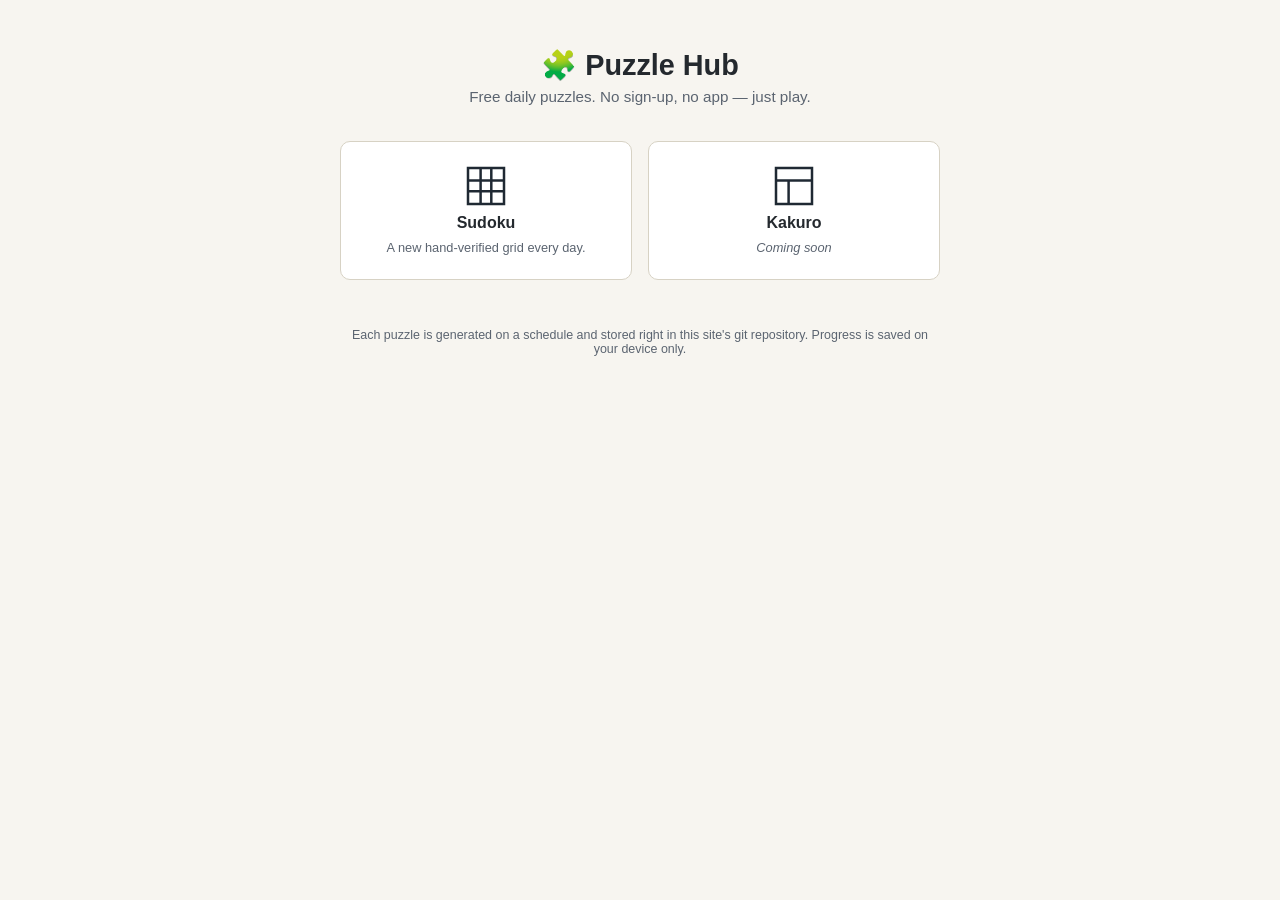
<file: index.html>
<!doctype html>
<html lang="en">
<head>
<meta charset="UTF-8" />
<meta name="viewport" content="width=device-width, initial-scale=1, maximum-scale=1" />

<title>Puzzle Hub — Free Daily Puzzles</title>
<meta name="description" content="A growing collection of free daily puzzles — sudoku, kakuro, and more. No sign-up, no app, a new puzzle every day." />
<meta name="robots" content="index, follow" />
<link rel="canonical" href="https://puzzles.souravkhoso1.com/" />

<meta property="og:title" content="Puzzle Hub — Free Daily Puzzles" />
<meta property="og:description" content="A growing collection of free daily puzzles — sudoku, kakuro, and more." />
<meta property="og:type" content="website" />
<meta property="og:url" content="https://puzzles.souravkhoso1.com/" />
<meta property="og:site_name" content="Puzzle Hub" />

<meta name="twitter:card" content="summary" />
<meta name="twitter:title" content="Puzzle Hub — Free Daily Puzzles" />
<meta name="twitter:description" content="A growing collection of free daily puzzles — sudoku, kakuro, and more." />

<meta name="theme-color" content="#f7f5f0" media="(prefers-color-scheme: light)" />
<meta name="theme-color" content="#1b1f24" media="(prefers-color-scheme: dark)" />

<link rel="stylesheet" href="css/hub.css" />
<link rel="icon" href="data:image/svg+xml,%3Csvg xmlns='http://www.w3.org/2000/svg' viewBox='0 0 100 100'%3E%3Crect width='100' height='100' fill='%23F7F5F0'/%3E%3Ctext x='50' y='68' font-size='55' text-anchor='middle'%3E%F0%9F%A7%A9%3C/text%3E%3C/svg%3E" />
</head>
<body>

<div class="wrap">
  <header class="hub-header">
    <h1>🧩 Puzzle Hub</h1>
    <p class="tagline">Free daily puzzles. No sign-up, no app — just play.</p>
  </header>

  <main class="puzzle-grid">
    <a class="puzzle-card" href="/sudoku/">
      <span class="puzzle-icon" aria-hidden="true">
        <svg viewBox="0 0 40 40"><rect x="2" y="2" width="36" height="36" fill="none" stroke="currentColor" stroke-width="2.5"/><line x1="14.6" y1="2" x2="14.6" y2="38" stroke="currentColor" stroke-width="2.5"/><line x1="25.3" y1="2" x2="25.3" y2="38" stroke="currentColor" stroke-width="2.5"/><line x1="2" y1="14.6" x2="38" y2="14.6" stroke="currentColor" stroke-width="2.5"/><line x1="2" y1="25.3" x2="38" y2="25.3" stroke="currentColor" stroke-width="2.5"/></svg>
      </span>
      <span class="puzzle-name">Sudoku</span>
      <span class="puzzle-desc">A new hand-verified grid every day.</span>
    </a>

    <a class="puzzle-card puzzle-card-soon" href="/kakuro/">
      <span class="puzzle-icon" aria-hidden="true">
        <svg viewBox="0 0 40 40"><rect x="2" y="2" width="36" height="36" fill="none" stroke="currentColor" stroke-width="2.5"/><line x1="2" y1="14.6" x2="38" y2="14.6" stroke="currentColor" stroke-width="2.5"/><line x1="14.6" y1="14.6" x2="14.6" y2="38" stroke="currentColor" stroke-width="2.5"/></svg>
      </span>
      <span class="puzzle-name">Kakuro</span>
      <span class="puzzle-desc">Coming soon</span>
    </a>
  </main>

  <footer class="hub-footer">
    <p>Each puzzle is generated on a schedule and stored right in this site's git repository. Progress is saved on your device only.</p>
  </footer>
</div>

</body>
</html>
</file>
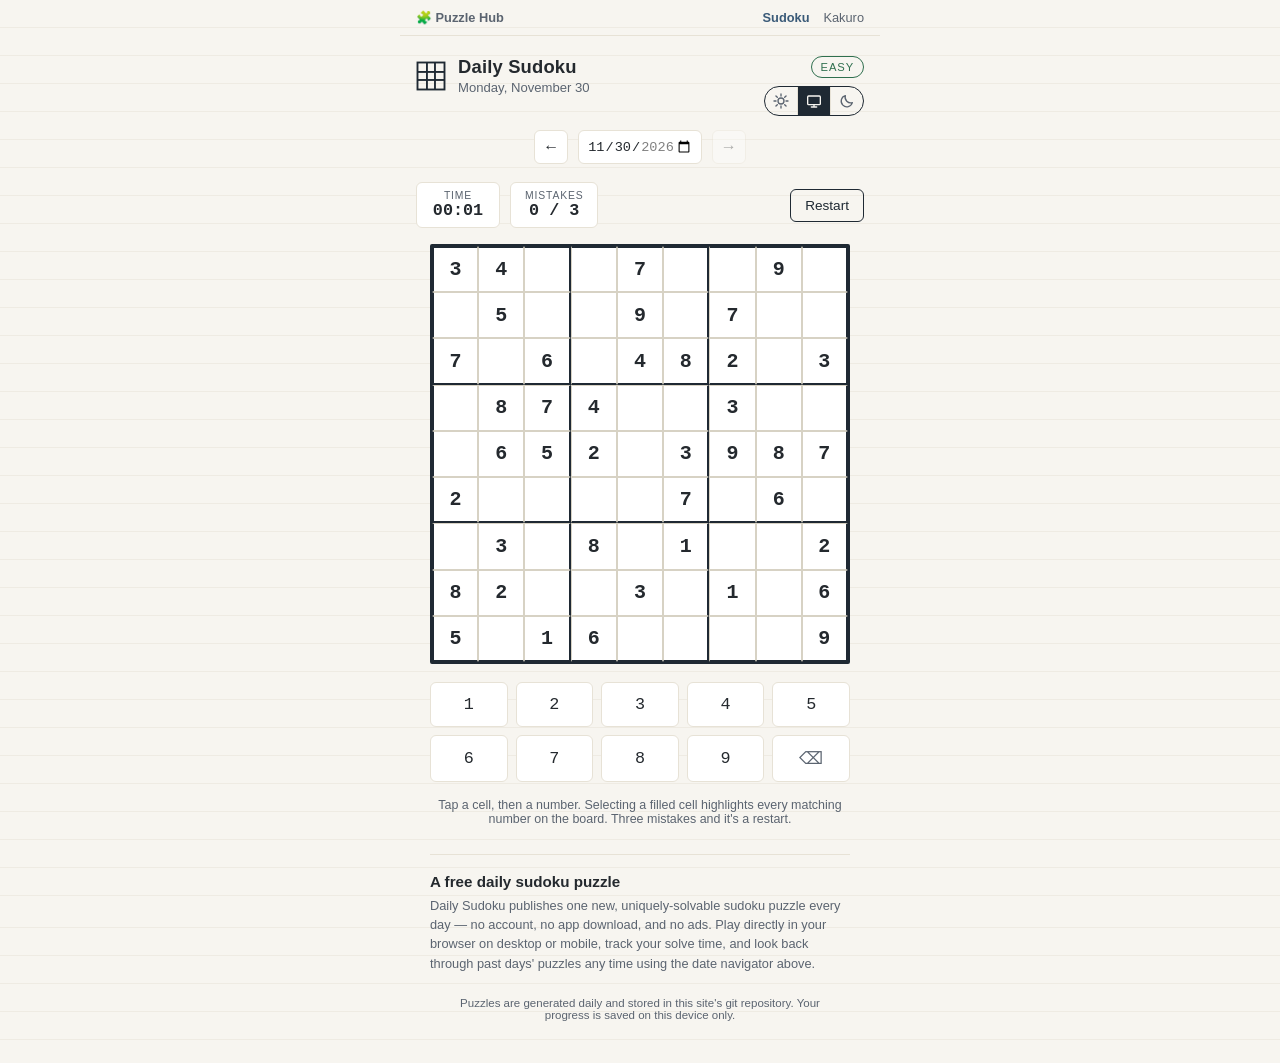
<file: sudoku/index.html>
<!doctype html>
<html lang="en">
<head>
<meta charset="UTF-8" />
<meta name="viewport" content="width=device-width, initial-scale=1, maximum-scale=1" />

<title id="pageTitle">Daily Sudoku — A New Puzzle Every Day, Free</title>
<meta id="metaDescription" name="description" content="Play a free daily sudoku puzzle in your browser. No sign-up, no app — a new hand-verified puzzle every day, with light, dark, and system themes." />
<meta name="robots" content="index, follow" />
<link id="canonicalLink" rel="canonical" href="https://puzzles.souravkhoso1.com/sudoku/" />

<!-- Open Graph -->
<meta id="ogTitle" property="og:title" content="Daily Sudoku — A New Puzzle Every Day" />
<meta id="ogDescription" property="og:description" content="Play a free daily sudoku puzzle in your browser. No sign-up, no app." />
<meta property="og:type" content="website" />
<meta id="ogUrl" property="og:url" content="https://puzzles.souravkhoso1.com/sudoku/" />
<meta property="og:image" content="https://puzzles.souravkhoso1.com/sudoku/assets/og-image.png" />
<meta property="og:site_name" content="Puzzle Hub" />

<!-- Twitter card -->
<meta name="twitter:card" content="summary_large_image" />
<meta id="twitterTitle" name="twitter:title" content="Daily Sudoku — A New Puzzle Every Day" />
<meta id="twitterDescription" name="twitter:description" content="Play a free daily sudoku puzzle in your browser. No sign-up, no app." />
<meta name="twitter:image" content="https://puzzles.souravkhoso1.com/sudoku/assets/og-image.png" />

<meta name="theme-color" content="#f7f5f0" media="(prefers-color-scheme: light)" />
<meta name="theme-color" content="#1b1f24" media="(prefers-color-scheme: dark)" />

<link rel="stylesheet" href="../css/hub-nav.css" />
<link rel="stylesheet" href="css/style.css" />
<link rel="icon" href="data:image/svg+xml,%3Csvg xmlns='http://www.w3.org/2000/svg' viewBox='0 0 100 100'%3E%3Crect width='100' height='100' fill='%23F7F5F0'/%3E%3Cg stroke='%231F2933' stroke-width='6' fill='none'%3E%3Crect x='10' y='10' width='80' height='80'/%3E%3Cline x1='36.6' y1='10' x2='36.6' y2='90'/%3E%3Cline x1='63.3' y1='10' x2='63.3' y2='90'/%3E%3Cline x1='10' y1='36.6' x2='90' y2='36.6'/%3E%3Cline x1='10' y1='63.3' x2='90' y2='63.3'/%3E%3C/g%3E%3C/svg%3E" />

<script type="application/ld+json" id="structuredData">
{
  "@context": "https://schema.org",
  "@type": "WebApplication",
  "name": "Daily Sudoku",
  "url": "https://puzzles.souravkhoso1.com/sudoku/",
  "applicationCategory": "Game",
  "operatingSystem": "Any",
  "offers": { "@type": "Offer", "price": "0", "priceCurrency": "USD" },
  "description": "A free daily sudoku puzzle you can play in your browser. A new hand-verified puzzle every day."
}
</script>
</head>
<body>

<div class="hub-nav">
  <a href="/" class="hub-nav-home">🧩 Puzzle Hub</a>
  <nav class="hub-nav-links">
    <a href="/sudoku/" aria-current="page">Sudoku</a>
    <a href="/kakuro/">Kakuro</a>
  </nav>
</div>

<div class="wrap">

  <header class="topbar">
    <div class="brand">
      <svg class="brand-mark" viewBox="0 0 40 40" aria-hidden="true">
        <rect x="2" y="2" width="36" height="36" fill="none" stroke="currentColor" stroke-width="2.5"/>
        <line x1="14.6" y1="2" x2="14.6" y2="38" stroke="currentColor" stroke-width="2.5"/>
        <line x1="25.3" y1="2" x2="25.3" y2="38" stroke="currentColor" stroke-width="2.5"/>
        <line x1="2" y1="14.6" x2="38" y2="14.6" stroke="currentColor" stroke-width="2.5"/>
        <line x1="2" y1="25.3" x2="38" y2="25.3" stroke="currentColor" stroke-width="2.5"/>
      </svg>
      <div>
        <h1>Daily Sudoku</h1>
        <p class="tagline" id="dateLine">Loading today's puzzle&hellip;</p>
      </div>
    </div>

    <div class="topbar-right">
      <span class="difficulty-badge" id="difficultyBadge" hidden></span>
      <div class="theme-toggle" id="themeToggle" role="group" aria-label="Theme">
        <button type="button" data-theme-choice="light" aria-label="Light theme" title="Light">
          <svg viewBox="0 0 24 24" aria-hidden="true"><circle cx="12" cy="12" r="4.5" fill="none" stroke="currentColor" stroke-width="2"/><g stroke="currentColor" stroke-width="2" stroke-linecap="round"><line x1="12" y1="1.5" x2="12" y2="4.5"/><line x1="12" y1="19.5" x2="12" y2="22.5"/><line x1="1.5" y1="12" x2="4.5" y2="12"/><line x1="19.5" y1="12" x2="22.5" y2="12"/><line x1="4.4" y1="4.4" x2="6.5" y2="6.5"/><line x1="17.5" y1="17.5" x2="19.6" y2="19.6"/><line x1="4.4" y1="19.6" x2="6.5" y2="17.5"/><line x1="17.5" y1="6.5" x2="19.6" y2="4.4"/></g></svg>
        </button>
        <button type="button" data-theme-choice="system" aria-label="System theme" title="System">
          <svg viewBox="0 0 24 24" aria-hidden="true"><rect x="2.5" y="4.5" width="19" height="13" rx="1.5" fill="none" stroke="currentColor" stroke-width="2"/><line x1="8" y1="21" x2="16" y2="21" stroke="currentColor" stroke-width="2" stroke-linecap="round"/><line x1="12" y1="17.5" x2="12" y2="21" stroke="currentColor" stroke-width="2"/></svg>
        </button>
        <button type="button" data-theme-choice="dark" aria-label="Dark theme" title="Dark">
          <svg viewBox="0 0 24 24" aria-hidden="true"><path d="M20 14.5A8.5 8.5 0 0 1 9.5 4a8.5 8.5 0 1 0 10.5 10.5Z" fill="none" stroke="currentColor" stroke-width="2" stroke-linejoin="round"/></svg>
        </button>
      </div>
    </div>
  </header>

  <nav class="date-nav" aria-label="Puzzle date">
    <button type="button" class="date-nav-btn" id="prevDateBtn" aria-label="Previous puzzle">&larr;</button>
    <div class="date-nav-current">
      <input type="date" id="datePicker" aria-label="Jump to a puzzle date" />
    </div>
    <button type="button" class="date-nav-btn" id="nextDateBtn" aria-label="Next puzzle">&rarr;</button>
    <button type="button" class="btn-ghost date-today-btn" id="todayBtn" hidden>Today</button>
  </nav>

  <main id="app" aria-live="polite">

    <div class="stat-row">
      <div class="stat">
        <span class="stat-label">Time</span>
        <span class="stat-value" id="timerDisplay">00:00</span>
      </div>
      <div class="stat">
        <span class="stat-label">Mistakes</span>
        <span class="stat-value" id="mistakesDisplay">0 / 3</span>
      </div>
      <button class="btn-ghost" id="restartBtn" type="button">Restart</button>
    </div>

    <div class="board-area">
      <div class="board" id="board" role="grid" aria-label="Sudoku board"></div>
    </div>

    <div class="numpad" id="numpad" aria-label="Number entry">
      <button type="button" data-num="1">1</button>
      <button type="button" data-num="2">2</button>
      <button type="button" data-num="3">3</button>
      <button type="button" data-num="4">4</button>
      <button type="button" data-num="5">5</button>
      <button type="button" data-num="6">6</button>
      <button type="button" data-num="7">7</button>
      <button type="button" data-num="8">8</button>
      <button type="button" data-num="9">9</button>
      <button type="button" data-num="0" class="erase" aria-label="Erase">⌫</button>
    </div>

    <p class="hint">Tap a cell, then a number. Selecting a filled cell highlights every matching number on the board. Three mistakes and it's a restart.</p>

    <section class="seo-copy">
      <h2>A free daily sudoku puzzle</h2>
      <p>Daily Sudoku publishes one new, uniquely-solvable sudoku puzzle every day — no account, no app download, and no ads. Play directly in your browser on desktop or mobile, track your solve time, and look back through past days' puzzles any time using the date navigator above.</p>
    </section>

  </main>

  <footer class="footer">
    <p>Puzzles are generated daily and stored in this site's git repository. Your progress is saved on this device only.</p>
  </footer>

</div>

<!-- Mistake-limit / restart modal -->
<div class="modal-backdrop" id="restartModal" hidden>
  <div class="modal" role="alertdialog" aria-labelledby="restartTitle">
    <h2 id="restartTitle">Three mistakes</h2>
    <p>That's the limit for today's puzzle. Starting over resets the board and the timer.</p>
    <button class="btn-primary" id="restartConfirmBtn" type="button">Start over</button>
  </div>
</div>

<!-- Completion modal -->
<div class="modal-backdrop" id="winModal" hidden>
  <div class="modal" role="dialog" aria-labelledby="winTitle">
    <h2 id="winTitle">Solved it</h2>
    <dl class="win-stats">
      <div><dt>Time</dt><dd id="winTime">00:00</dd></div>
      <div><dt>Mistakes</dt><dd id="winMistakes">0</dd></div>
      <div><dt>Difficulty</dt><dd id="winDifficulty">—</dd></div>
    </dl>
    <div class="modal-actions">
      <button class="btn-primary" id="downloadCertBtn" type="button">Download certificate</button>
      <button class="btn-ghost" id="closeWinBtn" type="button">Close</button>
    </div>
  </div>
</div>

<canvas id="certCanvas" width="1000" height="600" hidden aria-hidden="true"></canvas>

<script src="js/app.js"></script>
</body>
</html>
</file>
<file: css/hub.css>
:root {
  --paper: #f7f5f0;
  --paper-line: #e7e2d6;
  --ink: #24292e;
  --ink-soft: #5b6470;
  --rule: #1f2933;
  --accent: #3a5a78;
  --card-bg: #ffffff;
  --card-border: #d7d2c4;
}

@media (prefers-color-scheme: dark) {
  :root:not([data-theme="light"]):not([data-theme="dark"]) {
    --paper: #1b1f24;
    --paper-line: #2a2f36;
    --ink: #eceef0;
    --ink-soft: #9aa4b0;
    --rule: #dfe3e7;
    --accent: #7fa8c9;
    --card-bg: #22262c;
    --card-border: #33383f;
  }
}

:root[data-theme="dark"] {
  --paper: #1b1f24;
  --paper-line: #2a2f36;
  --ink: #eceef0;
  --ink-soft: #9aa4b0;
  --rule: #dfe3e7;
  --accent: #7fa8c9;
  --card-bg: #22262c;
  --card-border: #33383f;
}

* { box-sizing: border-box; }

html, body { height: 100%; }

body {
  margin: 0;
  background: var(--paper);
  color: var(--ink);
  font-family: -apple-system, BlinkMacSystemFont, "Segoe UI", Roboto, Helvetica, Arial, sans-serif;
  -webkit-font-smoothing: antialiased;
}

.wrap {
  max-width: 640px;
  margin: 0 auto;
  padding: 48px 20px 40px;
}

.hub-header {
  text-align: center;
  margin-bottom: 36px;
}

.hub-header h1 {
  font-size: 1.8rem;
  margin: 0 0 6px;
}

.tagline {
  margin: 0;
  color: var(--ink-soft);
  font-size: 0.95rem;
}

.puzzle-grid {
  display: grid;
  grid-template-columns: repeat(auto-fit, minmax(160px, 1fr));
  gap: 16px;
}

.puzzle-card {
  display: flex;
  flex-direction: column;
  align-items: center;
  gap: 8px;
  padding: 24px 16px;
  background: var(--card-bg);
  border: 1px solid var(--card-border);
  border-radius: 10px;
  text-decoration: none;
  color: var(--ink);
  text-align: center;
  transition: transform 0.1s ease, border-color 0.15s ease;
}

.puzzle-card:hover {
  border-color: var(--accent);
  transform: translateY(-2px);
}

.puzzle-icon {
  width: 40px;
  height: 40px;
  color: var(--rule);
}

.puzzle-name {
  font-weight: 600;
}

.puzzle-desc {
  font-size: 0.8rem;
  color: var(--ink-soft);
}

.puzzle-card-soon .puzzle-desc {
  font-style: italic;
}

.hub-footer {
  margin-top: 48px;
  text-align: center;
  font-size: 0.78rem;
  color: var(--ink-soft);
}
</file>
<file: css/hub-nav.css>
/* Shared top strip linking between puzzle hub sites. Included by the hub
   landing page and every puzzle type's index.html. Relies on each host
   page's own --ink / --ink-soft / --accent / --rule / --paper-line tokens
   so it always matches that page's light/dark palette. */

.hub-nav {
  display: flex;
  align-items: center;
  justify-content: space-between;
  gap: 12px;
  max-width: 480px;
  margin: 0 auto;
  padding: 10px 16px;
  font-size: 0.8rem;
  border-bottom: 1px solid var(--paper-line);
}

.hub-nav-home {
  color: var(--ink-soft);
  text-decoration: none;
  font-weight: 600;
  white-space: nowrap;
}

.hub-nav-home:hover {
  color: var(--ink);
}

.hub-nav-links {
  display: flex;
  gap: 14px;
}

.hub-nav-links a {
  color: var(--ink-soft);
  text-decoration: none;
}

.hub-nav-links a:hover {
  color: var(--ink);
}

.hub-nav-links a[aria-current="page"] {
  color: var(--accent);
  font-weight: 600;
}
</file>
<file: sudoku/css/style.css>
:root {
  --paper: #f7f5f0;
  --paper-line: #e7e2d6;
  --board-bg: #ffffff;
  --ink: #24292e;
  --ink-soft: #5b6470;
  --rule: #1f2933;
  --accent: #3a5a78;
  --accent-soft: #dce6ee;
  --mistake: #b3261e;
  --mistake-soft: #f6dedd;
  --success: #2f6f4e;
  --success-soft: #dcece3;
  --same-number: #f4e0a3;
  --given: #24292e;
  --radius: 6px;
  --cell-border: #d7d2c4;
  --modal-backdrop: rgba(31, 41, 51, 0.55);
  --peer-bg: #f1eee6;
}

/* Dark palette applied automatically when no explicit choice has been made
   and the OS prefers dark (this is the "system" default). Uses plain
   @media (no CSS nesting) for broad browser support. */
@media (prefers-color-scheme: dark) {
  :root:not([data-theme="light"]):not([data-theme="dark"]) {
    --paper: #1b1f24;
    --paper-line: #2a2f36;
    --board-bg: #22262c;
    --ink: #eceef0;
    --ink-soft: #9aa4b0;
    --rule: #dfe3e7;
    --accent: #7fa8c9;
    --accent-soft: #2a3d4d;
    --mistake: #e5827a;
    --mistake-soft: #4a2624;
    --success: #7fc39c;
    --success-soft: #23402f;
    --same-number: #5a4a23;
    --given: #f4f5f6;
    --cell-border: #33383f;
    --modal-backdrop: rgba(0, 0, 0, 0.65);
    --peer-bg: #2b3138;
  }
}

/* Explicit dark choice always applies regardless of OS preference. */
:root[data-theme="dark"] {
  --paper: #1b1f24;
  --paper-line: #2a2f36;
  --board-bg: #22262c;
  --ink: #eceef0;
  --ink-soft: #9aa4b0;
  --rule: #dfe3e7;
  --accent: #7fa8c9;
  --accent-soft: #2a3d4d;
  --mistake: #e5827a;
  --mistake-soft: #4a2624;
  --success: #7fc39c;
  --success-soft: #23402f;
  --same-number: #5a4a23;
  --given: #f4f5f6;
  --cell-border: #33383f;
  --modal-backdrop: rgba(0, 0, 0, 0.65);
  --peer-bg: #2b3138;
}

* { box-sizing: border-box; }

html, body { height: 100%; }

body {
  margin: 0;
  background:
    repeating-linear-gradient(
      transparent, transparent 27px, var(--paper-line) 28px
    ),
    var(--paper);
  color: var(--ink);
  font-family: -apple-system, BlinkMacSystemFont, "Segoe UI", Roboto, Helvetica, Arial, sans-serif;
  -webkit-font-smoothing: antialiased;
  transition: background-color 0.15s ease, color 0.15s ease;
}

.wrap {
  max-width: 480px;
  margin: 0 auto;
  padding: 20px 16px 40px;
  min-height: 100%;
  display: flex;
  flex-direction: column;
}

/* Header */

.topbar {
  display: flex;
  align-items: flex-start;
  justify-content: space-between;
  gap: 12px;
  margin-bottom: 14px;
}

.brand {
  display: flex;
  align-items: center;
  gap: 12px;
}

.brand-mark {
  width: 30px;
  height: 30px;
  color: var(--rule);
  flex-shrink: 0;
}

h1 {
  font-size: 1.15rem;
  margin: 0;
  letter-spacing: 0.01em;
}

.tagline {
  margin: 2px 0 0;
  font-size: 0.82rem;
  color: var(--ink-soft);
}

.topbar-right {
  display: flex;
  flex-direction: column;
  align-items: flex-end;
  gap: 8px;
}

.difficulty-badge {
  font-size: 0.7rem;
  text-transform: uppercase;
  letter-spacing: 0.08em;
  padding: 4px 9px;
  border-radius: 999px;
  border: 1px solid var(--rule);
  color: var(--rule);
  white-space: nowrap;
}
.difficulty-badge[data-level="easy"] { border-color: var(--success); color: var(--success); }
.difficulty-badge[data-level="medium"] { border-color: var(--accent); color: var(--accent); }
.difficulty-badge[data-level="hard"] { border-color: var(--mistake); color: var(--mistake); }

/* Theme toggle */

.theme-toggle {
  display: flex;
  border: 1px solid var(--rule);
  border-radius: 999px;
  overflow: hidden;
}
.theme-toggle button {
  background: none;
  border: none;
  padding: 6px 8px;
  color: var(--ink-soft);
  cursor: pointer;
  display: flex;
  line-height: 0;
}
.theme-toggle button svg { width: 16px; height: 16px; }
.theme-toggle button + button { border-left: 1px solid var(--paper-line); }
.theme-toggle button[aria-pressed="true"] {
  background: var(--rule);
  color: var(--paper);
}

/* Date nav */

.date-nav {
  display: flex;
  align-items: center;
  justify-content: center;
  gap: 10px;
  margin-bottom: 18px;
}

.date-nav-btn {
  background: #fff;
  background: var(--board-bg);
  border: 1px solid var(--paper-line);
  color: var(--ink);
  width: 34px;
  height: 34px;
  border-radius: var(--radius);
  cursor: pointer;
  font-size: 1rem;
}
.date-nav-btn:disabled {
  opacity: 0.35;
  cursor: default;
}

.date-nav-current input[type="date"] {
  font-family: ui-monospace, SFMono-Regular, Menlo, Consolas, monospace;
  font-size: 0.85rem;
  background: var(--board-bg);
  color: var(--ink);
  border: 1px solid var(--paper-line);
  border-radius: var(--radius);
  padding: 7px 8px;
}

.date-today-btn {
  font-size: 0.78rem;
  padding: 6px 12px;
}

/* Stat row */

.stat-row {
  display: flex;
  align-items: center;
  gap: 10px;
  margin-bottom: 16px;
}

.stat {
  background: var(--board-bg);
  border: 1px solid var(--paper-line);
  border-radius: var(--radius);
  padding: 7px 14px;
  display: flex;
  flex-direction: column;
  align-items: center;
  min-width: 84px;
}

.stat-label {
  font-size: 0.65rem;
  text-transform: uppercase;
  letter-spacing: 0.08em;
  color: var(--ink-soft);
}

.stat-value {
  font-variant-numeric: tabular-nums;
  font-family: ui-monospace, SFMono-Regular, Menlo, Consolas, monospace;
  font-size: 1.05rem;
  font-weight: 600;
}

#mistakesDisplay.at-limit { color: var(--mistake); }

.btn-ghost {
  margin-left: auto;
  background: none;
  border: 1px solid var(--rule);
  color: var(--rule);
  padding: 8px 14px;
  border-radius: var(--radius);
  font-size: 0.85rem;
  cursor: pointer;
}
.btn-ghost:hover { background: var(--rule); color: var(--paper); }

.btn-primary {
  background: var(--rule);
  color: var(--paper);
  border: 1px solid var(--rule);
  padding: 10px 18px;
  border-radius: var(--radius);
  font-size: 0.9rem;
  font-weight: 600;
  cursor: pointer;
}
.btn-primary:hover { background: var(--accent); border-color: var(--accent); }

/* Board */

.board-area {
  display: flex;
  justify-content: center;
  margin-bottom: 18px;
}

.board {
  display: grid;
  grid-template-columns: repeat(9, 1fr);
  grid-template-rows: repeat(9, 1fr);
  width: min(100%, 420px);
  aspect-ratio: 1 / 1;
  background: var(--board-bg);
  border: 2.5px solid var(--rule);
  border-radius: 2px;
}

.cell {
  display: flex;
  align-items: center;
  justify-content: center;
  font-family: ui-monospace, SFMono-Regular, Menlo, Consolas, monospace;
  font-size: clamp(15px, 4.2vw, 20px);
  font-weight: 500;
  border: 1px solid var(--cell-border);
  color: var(--accent);
  cursor: pointer;
  user-select: none;
  background: var(--board-bg);
  position: relative;
  transition: background 0.12s ease;
}

.cell.given {
  color: var(--given);
  font-weight: 700;
  cursor: default;
}

.cell:nth-child(3n) { border-right: 2px solid var(--rule); }
.cell:nth-child(9n+1) { border-left: 2px solid var(--rule); }
.cell:nth-child(n+19):nth-child(-n+27),
.cell:nth-child(n+46):nth-child(-n+54) { border-bottom: 2px solid var(--rule); }
.board .cell:nth-child(-n+9) { border-top: 2px solid var(--rule); }
.board .cell:nth-child(n+73) { border-bottom: 2px solid var(--rule); }

.cell.selected { background: var(--accent-soft); }
.cell.peer { background: var(--peer-bg); }
.cell.same-number { background: var(--same-number); }
.cell.selected.same-number { background: var(--accent-soft); box-shadow: inset 0 0 0 2px var(--same-number); }
.cell.mistake {
  background: var(--mistake-soft);
  color: var(--mistake);
  animation: shake 0.25s ease;
}
.cell.complete { background: var(--success-soft); }

@keyframes shake {
  0%, 100% { transform: translateX(0); }
  25% { transform: translateX(-3px); }
  75% { transform: translateX(3px); }
}

/* Number pad */

.numpad {
  display: grid;
  grid-template-columns: repeat(5, 1fr);
  gap: 8px;
  max-width: 420px;
  margin: 0 auto;
}

.numpad button {
  padding: 12px 0;
  font-size: 1.05rem;
  font-family: ui-monospace, SFMono-Regular, Menlo, Consolas, monospace;
  border-radius: var(--radius);
  border: 1px solid var(--paper-line);
  background: var(--board-bg);
  color: var(--ink);
  cursor: pointer;
}
.numpad button:active { background: var(--accent-soft); }
.numpad button.erase { color: var(--ink-soft); font-family: inherit; }
.numpad button:disabled {
  opacity: 0.35;
  cursor: default;
  background: var(--paper);
}
.numpad button:disabled:active { background: var(--paper); }

.hint {
  text-align: center;
  font-size: 0.78rem;
  color: var(--ink-soft);
  margin: 16px 0 0;
}

.seo-copy {
  max-width: 420px;
  margin: 28px auto 0;
  padding-top: 18px;
  border-top: 1px solid var(--paper-line);
}
.seo-copy h2 {
  font-size: 0.95rem;
  margin: 0 0 6px;
}
.seo-copy p {
  font-size: 0.8rem;
  color: var(--ink-soft);
  line-height: 1.5;
  margin: 0;
}

.footer {
  margin-top: auto;
  padding-top: 24px;
  text-align: center;
}
.footer p {
  font-size: 0.72rem;
  color: var(--ink-soft);
  max-width: 360px;
  margin: 0 auto;
}

/* Modals */

.modal-backdrop {
  position: fixed;
  inset: 0;
  background: var(--modal-backdrop);
  display: flex;
  align-items: center;
  justify-content: center;
  padding: 20px;
  z-index: 10;
}
.modal-backdrop[hidden] { display: none; }

.modal {
  background: var(--paper);
  border: 1px solid var(--rule);
  border-radius: 8px;
  padding: 24px;
  max-width: 340px;
  width: 100%;
  text-align: center;
}
.modal h2 { margin: 0 0 8px; font-size: 1.15rem; }
.modal p { color: var(--ink-soft); font-size: 0.88rem; margin: 0 0 18px; }

.win-stats {
  display: flex;
  justify-content: space-between;
  margin: 0 0 20px;
  gap: 8px;
}
.win-stats > div {
  flex: 1;
  background: var(--board-bg);
  border: 1px solid var(--paper-line);
  border-radius: var(--radius);
  padding: 10px 4px;
}
.win-stats dt {
  font-size: 0.63rem;
  text-transform: uppercase;
  letter-spacing: 0.06em;
  color: var(--ink-soft);
}
.win-stats dd {
  margin: 4px 0 0;
  font-weight: 700;
  font-family: ui-monospace, SFMono-Regular, Menlo, Consolas, monospace;
}

.modal-actions {
  display: flex;
  flex-direction: column;
  gap: 10px;
}

@media (prefers-reduced-motion: reduce) {
  .cell.mistake { animation: none; }
  body { transition: none; }
}

@media (max-width: 380px) {
  .stat { min-width: 72px; padding: 6px 10px; }
}
</file>
